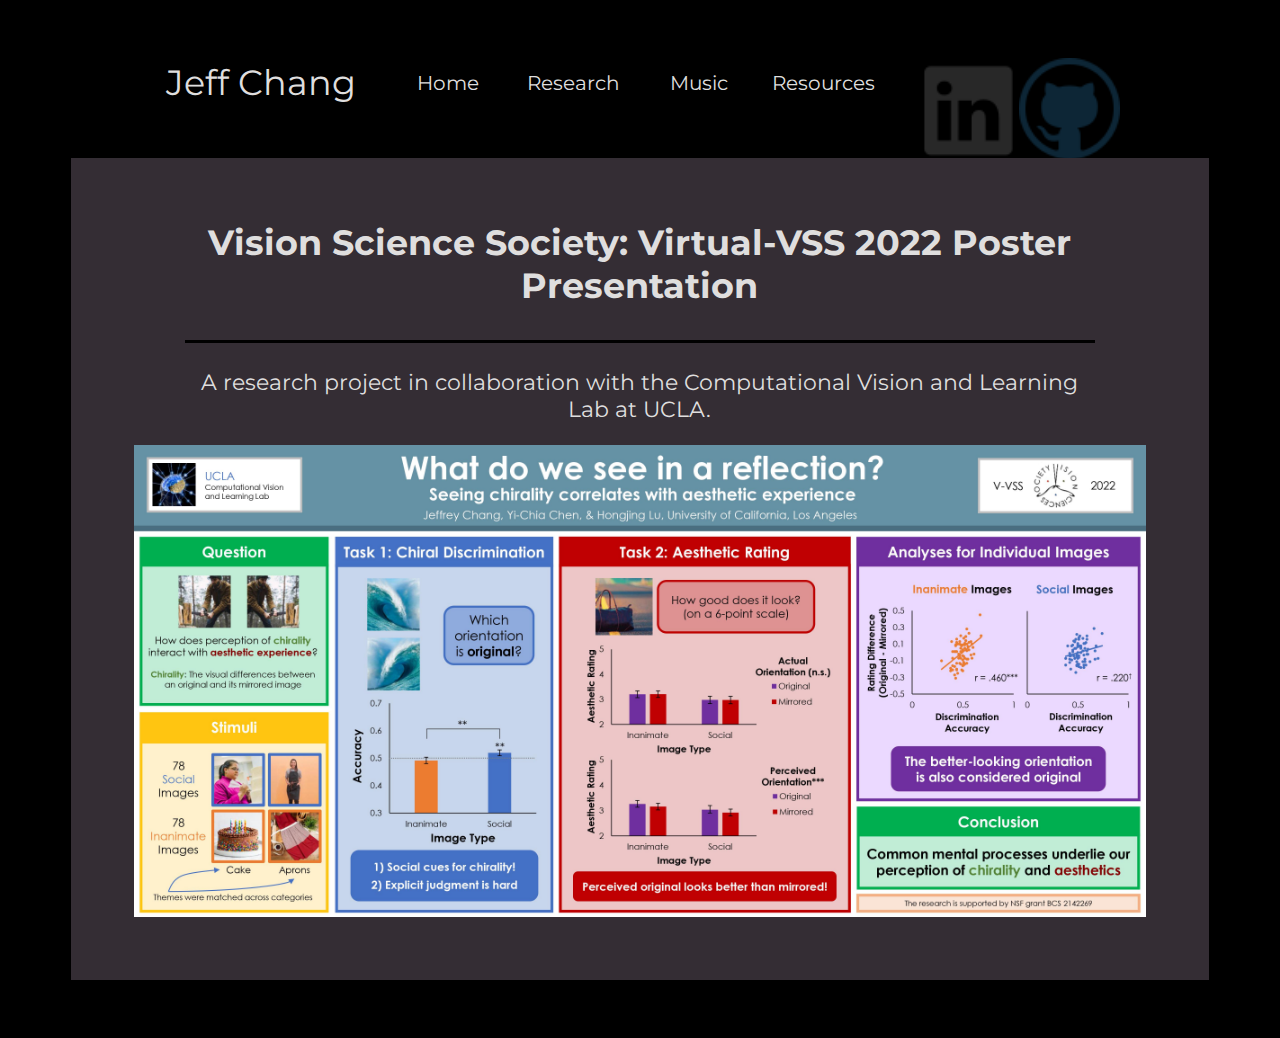
<file: research/index.html>
<!DOCTYPE html>
<html lang = 'en-US'>
<head>
    <title>Jeff Chang</title>
    <link rel = 'stylesheet' href = '../style.css'>
    <link rel = 'stylesheet' href = 'https://fonts.googleapis.com/css2?family=Montserrat'>
    <link rel = 'shortcut icon' href = ..media/favicon-32x32.png'>
</head>

<body>
    <header class = 'header'>
        <div class = 'name-bar'>Jeff Chang</div>
        <nav  class = 'nav-bar'>
            <a href = '..' class = 'button'>Home</a>
            <a href = 'javascript:void(0);' class = 'button'>Research</a>
            <a href = '../music/' class = 'button'>Music</a>
            <a href = '../resources/' class = 'button'>Resources</a>
        </nav>
        <div class = 'link-bar'>
            <div class = 'social-img-div'>
                <a href = https://www.linkedin.com/in/jeff-chang-115937207/ target = '_blank'><img src = ../media/linkedin.png class = 'social-img'></a>
            </div>
            <div class = 'social-img-div'>
                <a href = https://github.com/jeff0330 target = '_blank'><img src = ../media/github.png class = 'social-img'></a>
            </div>
        </div>
    </header>
    
    <div class = 'content-box'>
        <div class = 'container'>
            <div class = 'heading'>Vision Science Society: Virtual-VSS 2022 Poster Presentation</div>
            <hr>
            <p class = 'text'>
                A research project in collaboration with the Computational Vision and Learning Lab at UCLA.
            </p>
        </div>
        <img src = ../media/VVSS.jpg class = 'img-100'>
    </div>
</body>
</html>
</file>
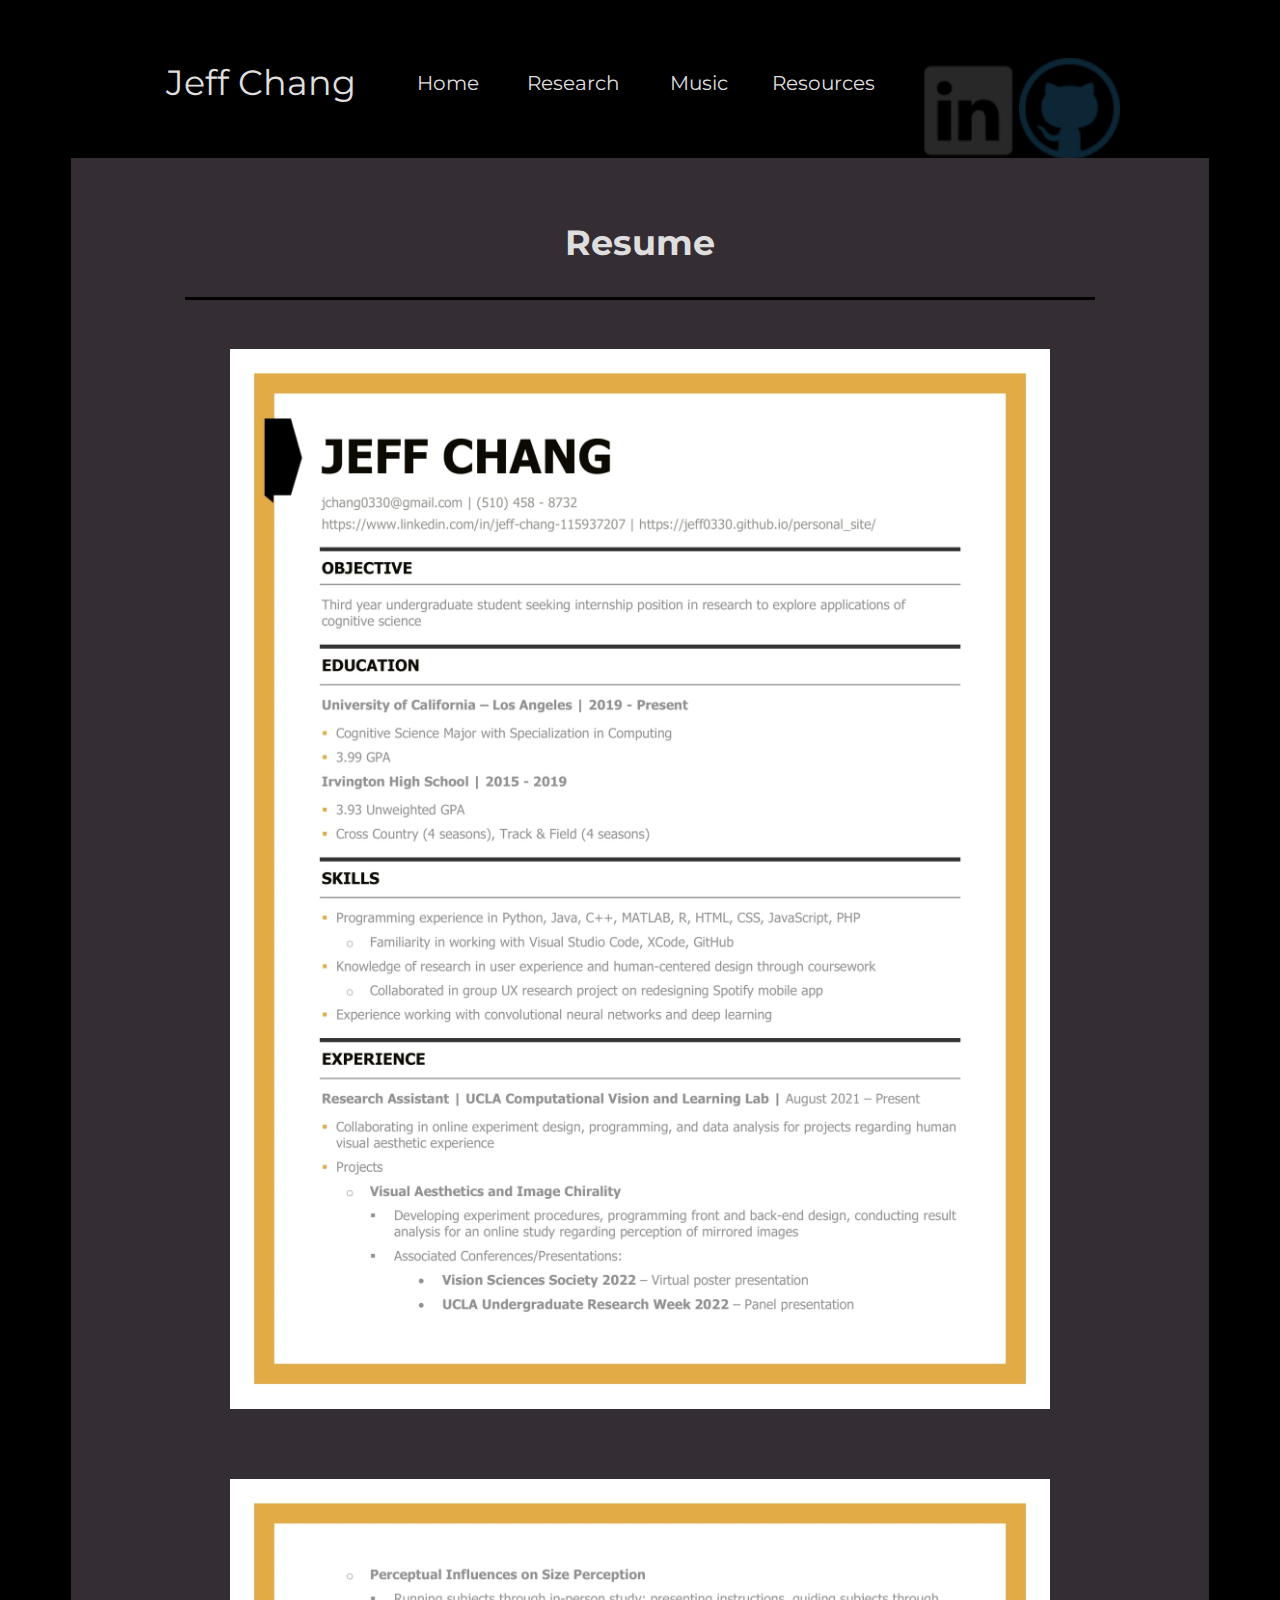
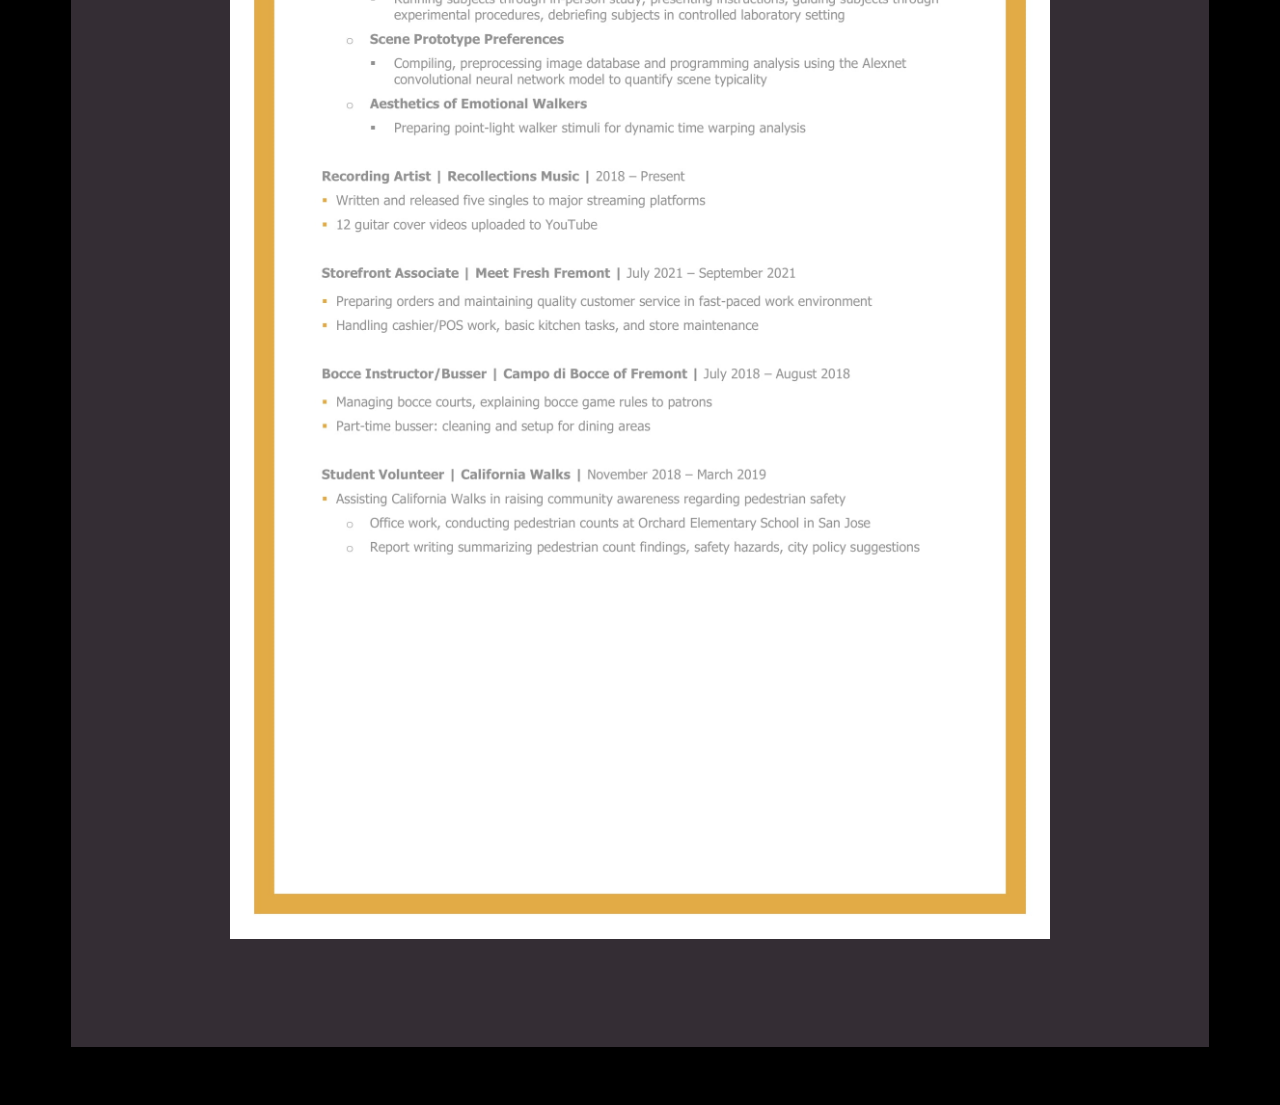
<file: resources/index.html>
<!DOCTYPE html>
<html lang = 'en-US'>
<head>
    <title>Jeff Chang</title>
    <link rel = 'stylesheet' href = '../style.css'>
    <link rel = 'stylesheet' href = 'https://fonts.googleapis.com/css2?family=Montserrat'>
    <link rel = 'shortcut icon' href = '../media/favicon-32x32.png'>
</head>

<body>
    <header class = 'header'>
        <div class = 'name-bar'>Jeff Chang</div>
        <nav  class = 'nav-bar'>
            <a href = '..' class = 'button'>Home</a>
            <a href = '../research/' class = 'button'>Research</a>
            <a href = '../music/' class = 'button'>Music</a>
            <a href = 'javascript:void(0);' class = 'button'>Resources</a>
        </nav>
        <div class = 'link-bar'>
            <div class = 'social-img-div'>
                <a href = https://www.linkedin.com/in/jeff-chang-115937207/ target = '_blank'><img src = ../media/linkedin.png class = 'social-img'></a>
            </div>
            <div class = 'social-img-div'>
                <a href = https://github.com/jeff0330 target = '_blank'><img src = ../media/github.png class = 'social-img'></a>
            </div>
        </div>
    </header>
    
    <div class = 'content-box'>
        <div class = 'container'>
            <div class = 'heading'>Resume</div>
            <hr>
            <div class = 'container-box'>
                <div class = 'img-box-90'>
                    <img src = '../media/Resume - Jeff Chang_1.jpg'>
                </div>
            </div>

            <div class = 'container-box'>
                <div class = 'img-box-90'>
                    <img src = '../media/Resume - Jeff Chang_2.jpg'>
                </div>
                
            </div>
        </div>
    </div>
</body>
</html>
</file>
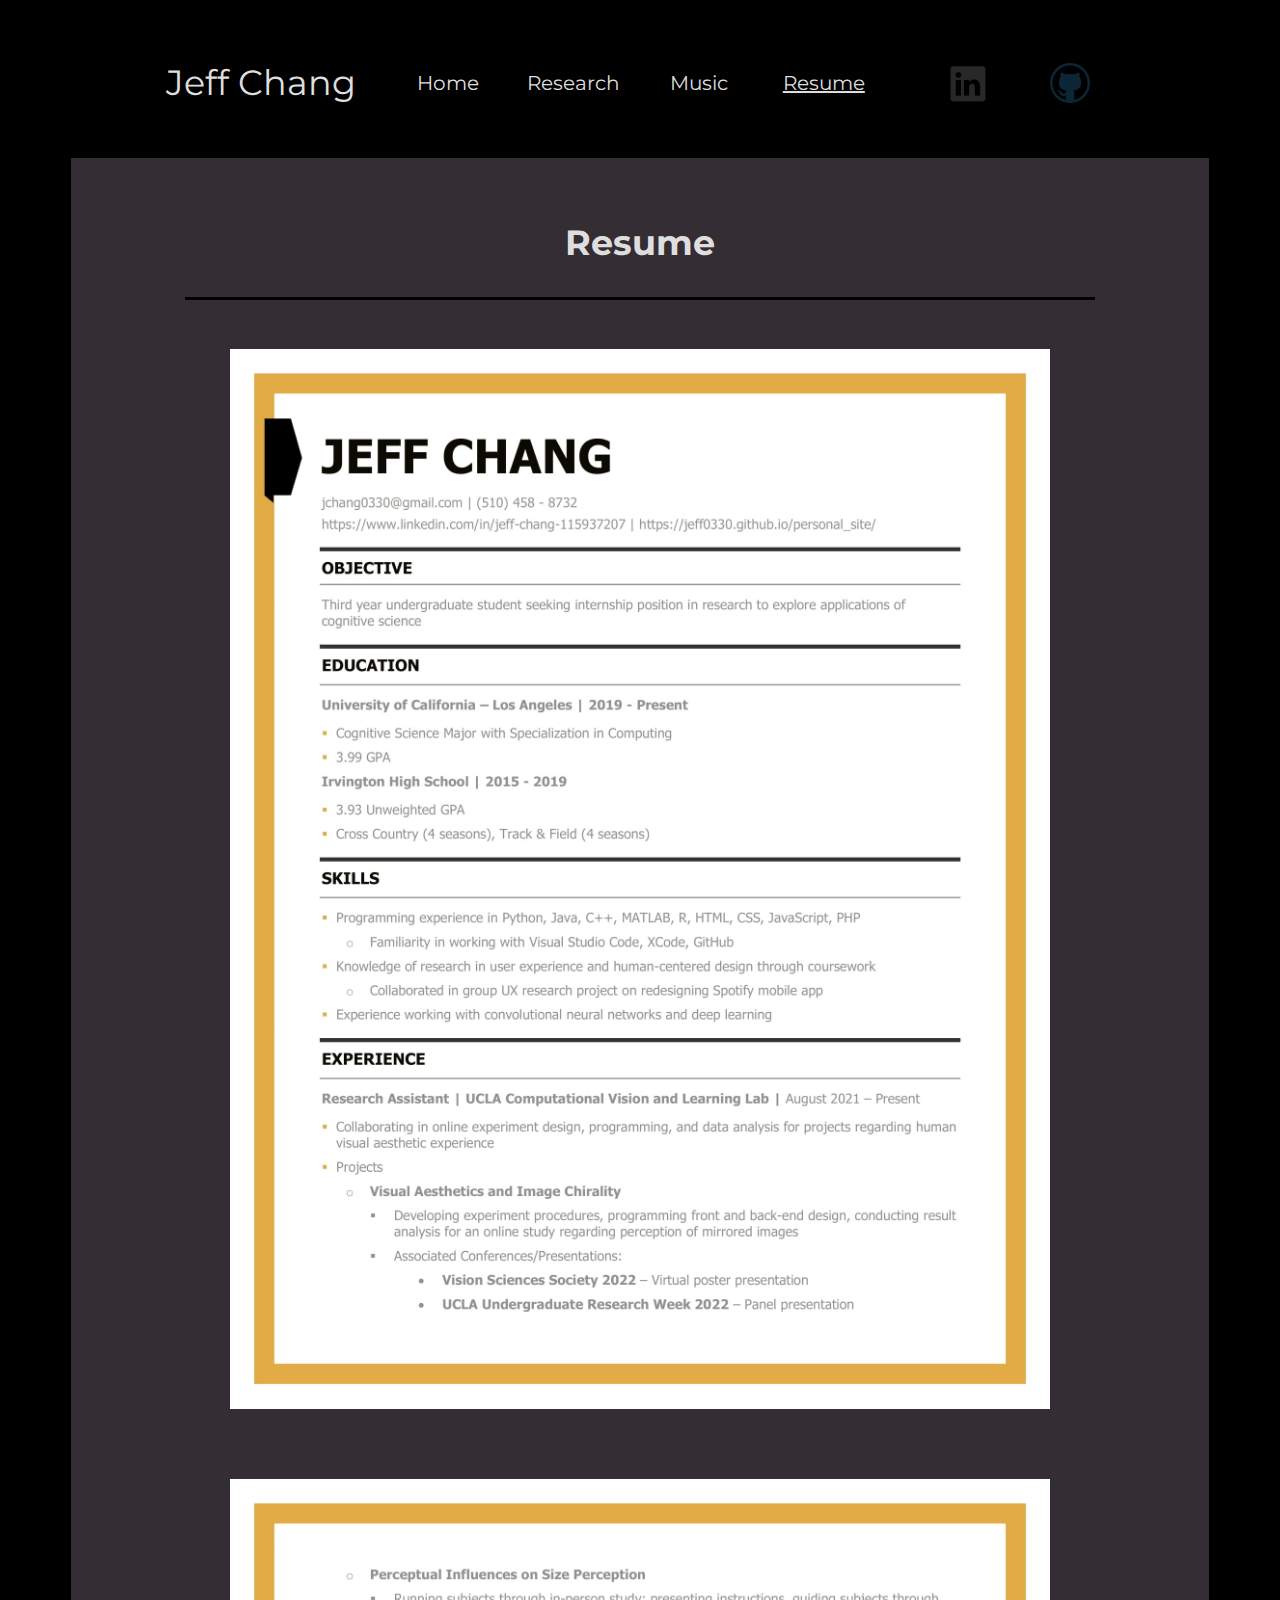
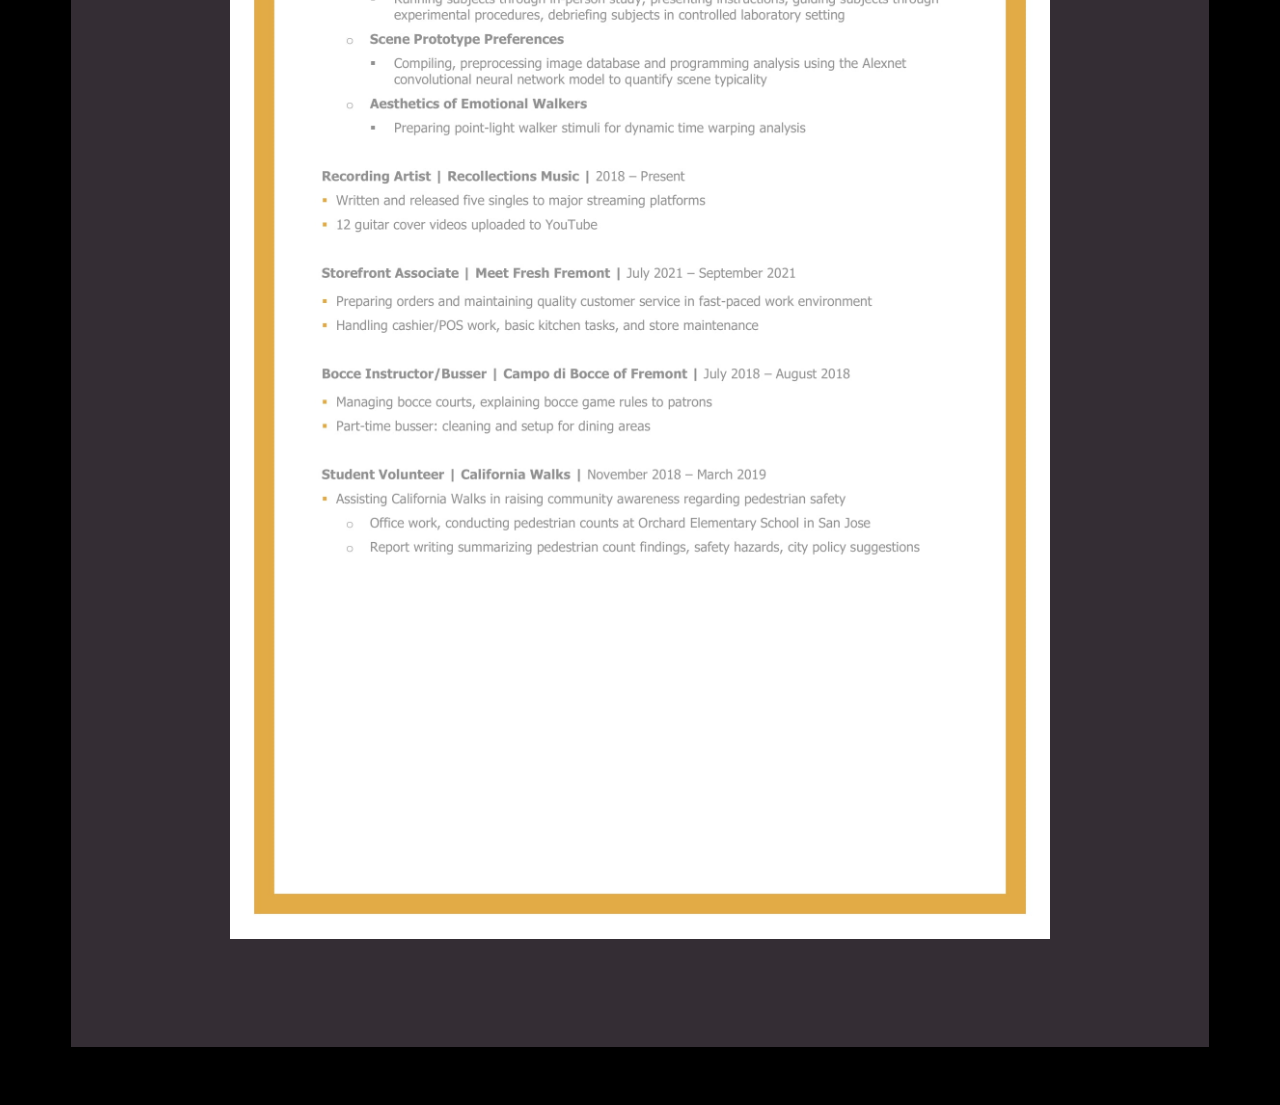
<file: resume/index.html>
<!DOCTYPE html>
<html lang = 'en-US'>
<head>
    <title>Jeff Chang</title>
    <link rel = 'stylesheet' href = '../style.css'>
    <link rel = 'stylesheet' href = 'https://fonts.googleapis.com/css2?family=Montserrat'>
    <link rel = 'shortcut icon' href = '../media/favicon-32x32.png'>
</head>

<body>
    <header class = 'header'>
        <div class = 'name-bar'>Jeff Chang</div>
        <nav  class = 'nav-bar'>
            <a href = '..' class = 'button'>Home</a>
            <a href = '../research/' class = 'button'>Research</a>
            <a href = '../music/' class = 'button'> Music</a>
            <a href = 'javascript:void(0);' class = 'button clicked'>Resume</a>
        </nav>
        <div class = 'link-bar'>
            <div class = 'social-img-div'>
                <a href = https://www.linkedin.com/in/jeff-chang-115937207/ target = '_blank' class = 'social-img linkedin'></a>
            </div>
            <div class = 'social-img-div'>
                <a href = https://github.com/jeff0330 target = '_blank' class = 'social-img github'></a>
            </div>
        </div>
    </header>
    
    <main class = 'content-box'>
        <div class = 'container'>
            <div class = 'heading'>Resume</div>
            <hr>
            <div class = 'container-box'>
                <div class = 'img-box-90'>
                    <img src = '../media/Resume - Jeff Chang_1.jpg'>
                </div>
            </div>

            <div class = 'container-box'>
                <div class = 'img-box-90'>
                    <img src = '../media/Resume - Jeff Chang_2.jpg'>
                </div>
                
            </div>
        </div>
    </main>
</body>
</html>
</file>
<file: style.css>
@import url(https://fonts.googleapis.com/css2?family=Montserrat);

/* Shared */

html {
    position: relative;
    width: 100%;
    padding: 0px 50px 0px 50px;
    background: #000000;
    padding: 50px 0px 50px 0px;
    font-family: 'Montserrat', sans-serif;
    color: #dfdede;
}

a {
    display: block;
}

img {
    width: 100%;
    display: inline-block;
    vertical-align: middle;
}

hr {
    display: block;
    height: 4px;
    border: 0;
    border-top: 3px solid #000000;
    padding: 5;
}

.header {
    position: relative;
    height: 100px;
}

.text {
    display: block;
    width: 100%;
    font-size: 22px;
}

.name-bar {
    display: block;
    position: relative;
    float: left;
    left: 10%;
    width: 20%;
    height: 50px;
    line-height: 50px;
    font-size: 35px;
    text-align: center;
}

.content-box {
    display: block;
    position: relative;
    width: 80%;
    left: 5%;
    padding: 5%;
    background-color: #342d34
}

.container { /* puts stuff inside content box */
    position: relative;
    padding: 0% 5% 0% 5%;
    margin: auto;
    text-align: center;
}

.container-box { /* horizontal container */
    display: flex;
    position: relative;
    justify-content: center;
    width: 100%; 
    margin: 20px auto;
    text-align: center;
}

.half-box {
    display: flex;
    position: relative;
    width: 50%;
    padding: 0px 25px;
    align-items: center;
}

.heading {
    display: block;
    width: 100%;
    padding: 0px 0px 25px 0px;
    font-weight: bold;
    font-size: 35px;
    text-align: center;
}

.nav-bar {
    display: inline-block;
    position: relative;
    justify-content: center;
    left: 10%;
    width: 40%;
    height: 50px;
}

.link-bar {
    display: flex;
    position: relative;
    float: right;
    justify-content: center;
    right: 10%;
    width: 20%;
    height: 50px;
    text-align: center;
}

.social-img {
    display: block;
    background-size: 40%;
    background-repeat: no-repeat;
    background-position: center;
    width: 100%;
    height: 100%;
    margin: 0 px auto;
}

.social-img-div {
    display: block;
    height: 50px;
    width: 40%;
}

.linkedin {
    background-image: url('media/linkedin.png');
    -webkit-transition: background-image 0.3s ease-in-out;
    transition: background-image 0.3s ease-in-out;
}

.github {
    background-image: url('media/github.png');
    -webkit-transition: background-image 0.3s ease-in-out;
    transition: background-image 0.3s ease-in-out;
}

.linkedin:hover {
    background-image: url('media/linkedin_hover.png');
    -webkit-transition: background-image 0.3s ease-in-out;
    transition: background-image 0.3s ease-in-out;
}

.github:hover {
    background-image: url('media/github_hover.png');
    -webkit-transition: background-image 0.3s ease-in-out;
    transition: background-image 0.3s ease-in-out;
}

.button {
    position: relative;
    display: inline-block;
    color: #dfdede;
    width: 24%;
    height: 50px;
    line-height: 50px;
    text-align: center;
    font-size: 20px;
    text-decoration: none;
    -webkit-transition: color 0.3s ease-in-out;
    transition: color 0.3s ease-in-out;
}

.button:hover {
    color: #713aa8;
    cursor: pointer;
}

.img-box-100 {
    width: 100%;
    padding: 25px 0px 25px 0px;
}

.img-box-90 {
    width: 90%;
    padding: 25px 0px 25px 0px;
}

.img-box-50 {
    width: 50%;
    padding: 25px 0px 25px 0px;
}

.img-box-25 {
    display: inline-block;
    width: 25%;
    padding: 25px;
}

.release-img {
    opacity: 1.0;
    transition: opacity 0.3s ease-in-out;
}

.release-img:hover {
    opacity: 0.3;
    transition: opacity 0.3s ease-in-out;
}

.center {
    margin: auto;
}

.left {
    float: left;
}

.right {
    float: right;
}

.clicked {
    pointer-events: none;
    text-decoration: underline;
}
</file>
